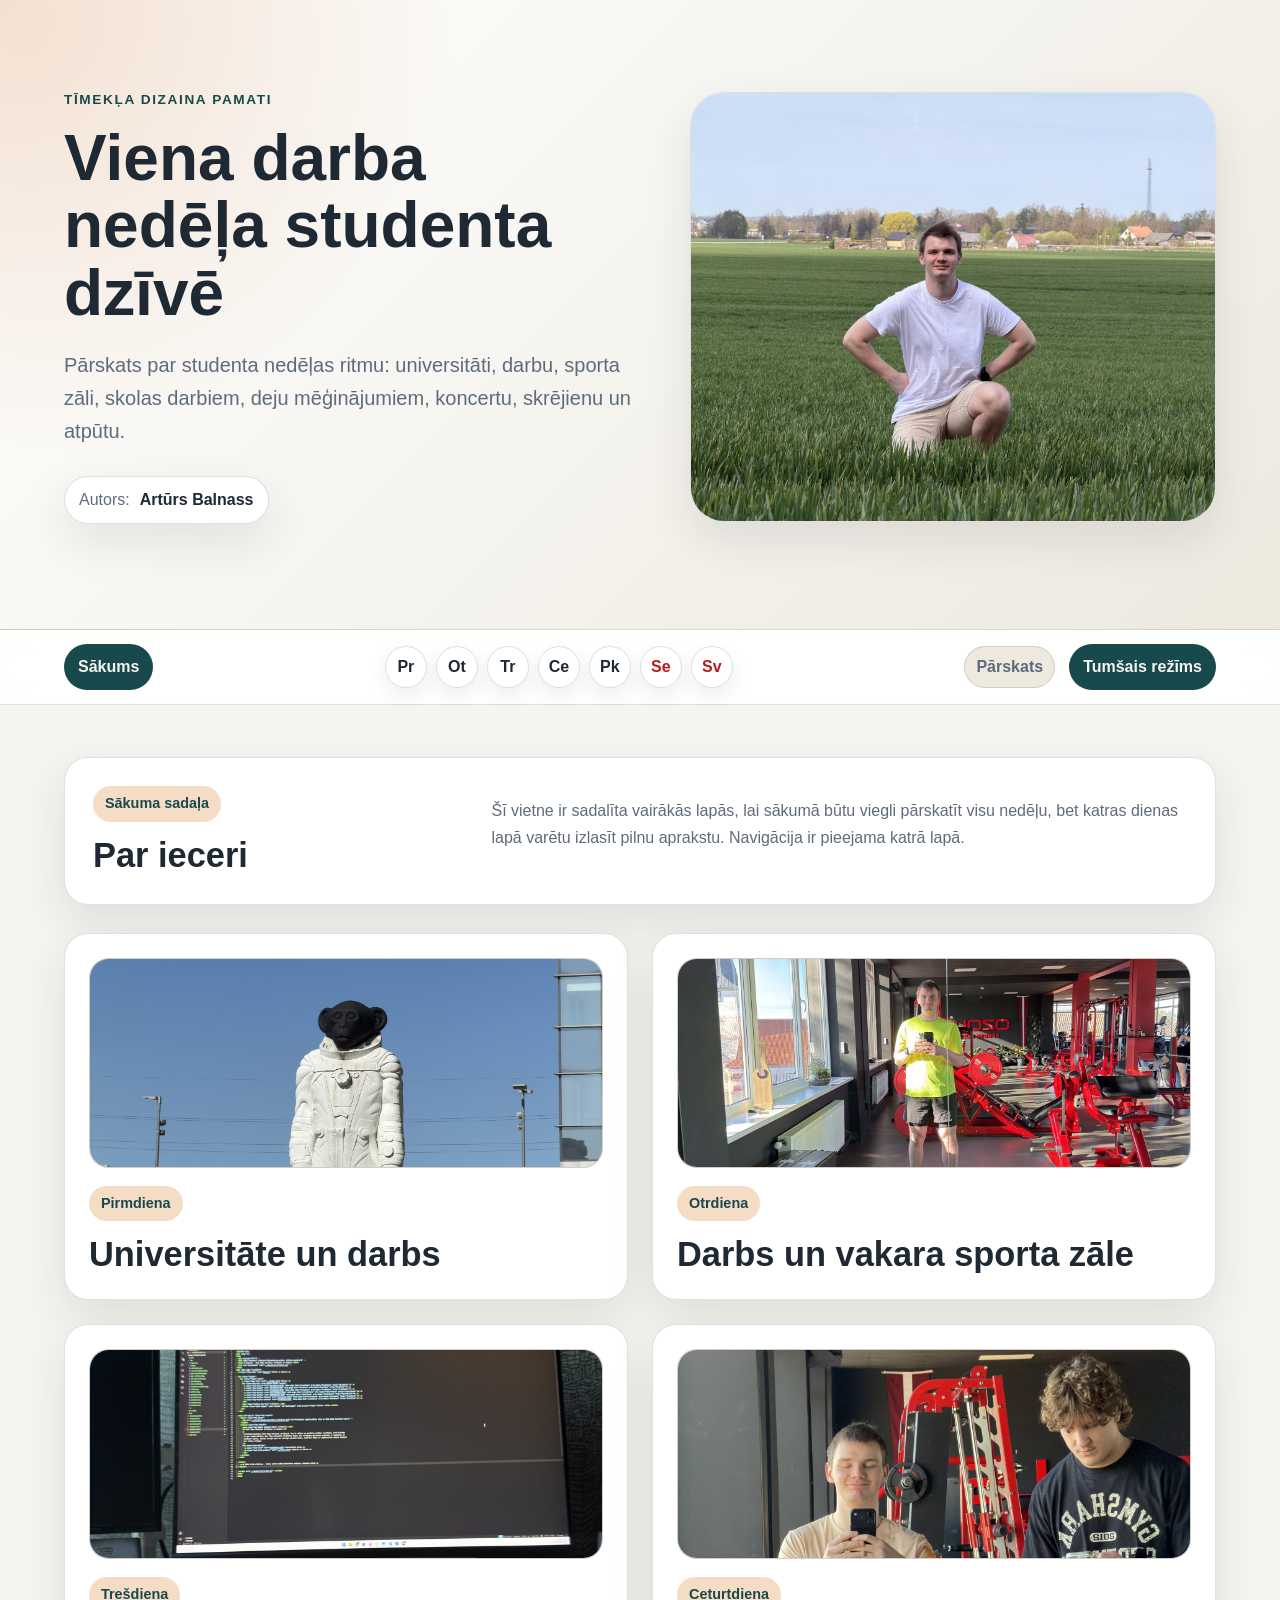
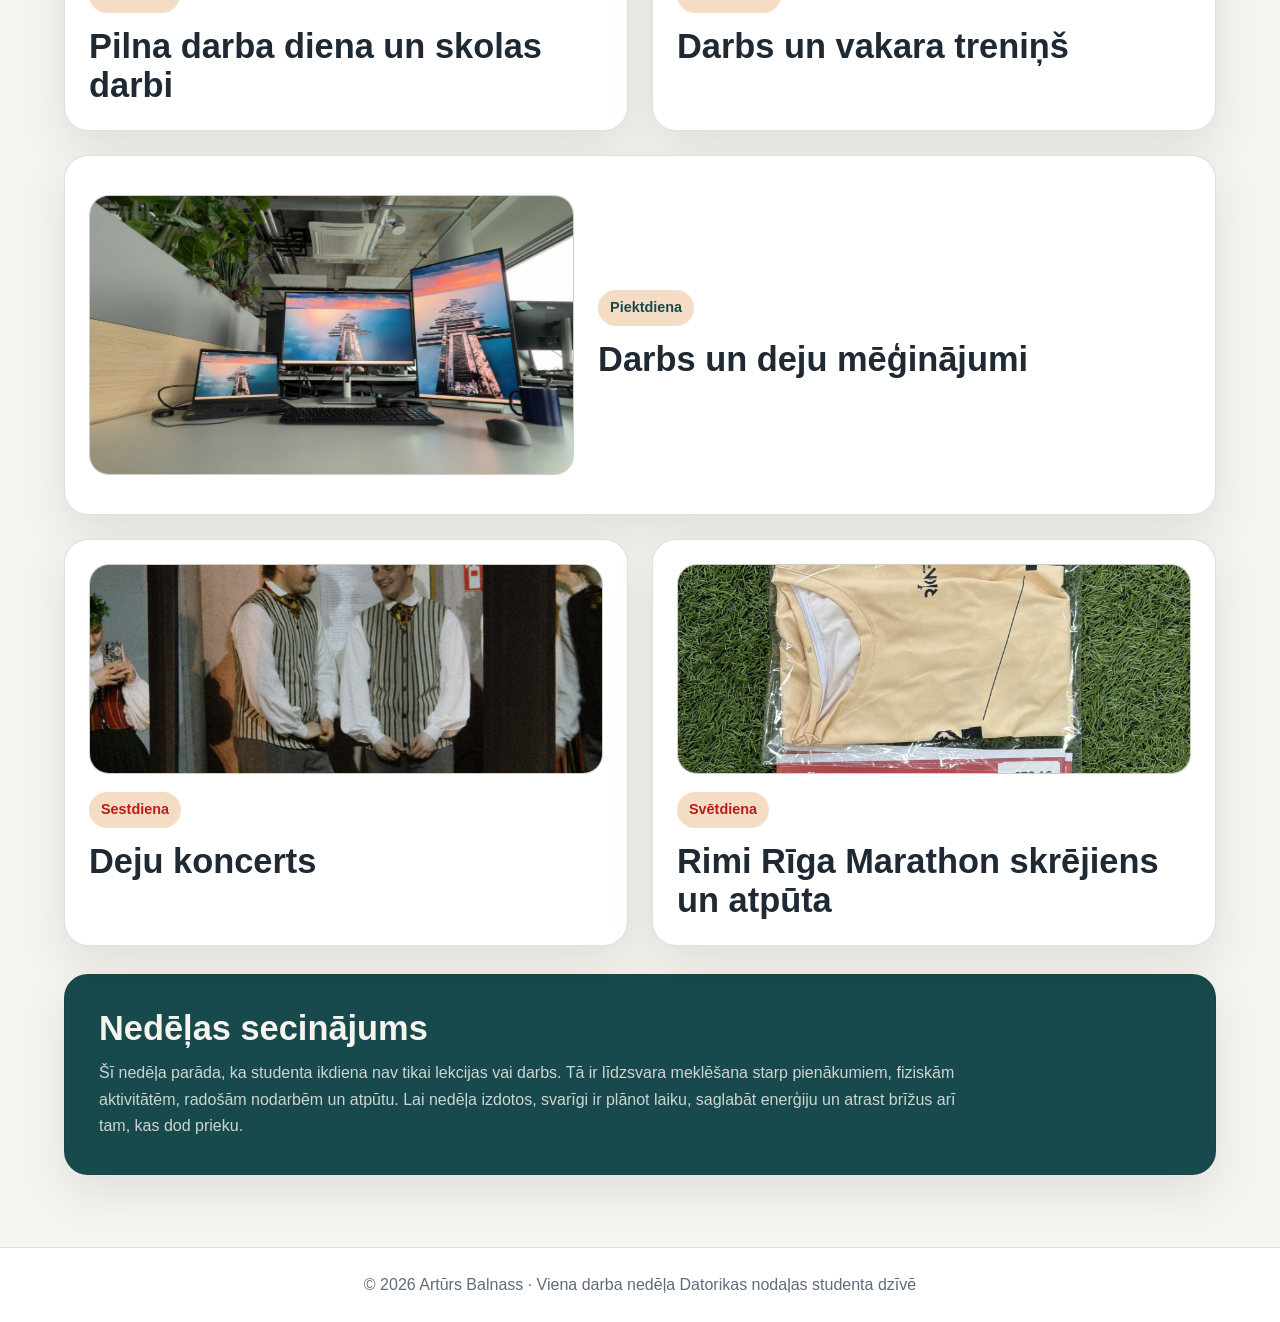
<file: index.html>
<!DOCTYPE html>
<html lang="lv">
<head>
  <meta charset="UTF-8" />
  <meta name="viewport" content="width=device-width, initial-scale=1.0" />
  <title>Viena darba nedēļa Datorikas nodaļas studenta dzīvē</title>
  <link rel="stylesheet" href="assets/css/styles.css" />
</head>
<body data-page="sakums">
  <a class="skip-link" href="#saturs">Pāriet uz saturu</a>

  <header class="site-header" id="sakums">
    <section class="hero" aria-label="Vietnes ievads">
      <div class="hero-text">
        <p class="eyebrow">Tīmekļa dizaina pamati</p>
        <h1>Viena darba nedēļa studenta dzīvē</h1>
        <p class="lead">
          Pārskats par studenta nedēļas ritmu: universitāti, darbu, sporta zāli,
          skolas darbiem, deju mēģinājumiem, koncertu, skrējienu un atpūtu.
        </p>
        <div class="author-box">
          <span>Autors:</span>
          <strong>Artūrs Balnass</strong>
        </div>
      </div>

      <figure class="hero-visual">
        <img class="photo-main" src="assets/images/main-hero.jpeg" alt="Autors zaļā laukā nedēļas stāsta ievadam" />
      </figure>
    </section>
  </header>

  <div class="topbar">
    <div class="topbar-inner">
      <a class="home-link" href="index.html" aria-current="page">Sākums</a>

      <nav class="day-nav" aria-label="Dienu izvēlne">
        <a class="day-button" href="days/pirmdiena.html" data-page-link="pirmdiena" aria-label="Pirmdiena" title="Pirmdiena">Pr</a>
        <a class="day-button" href="days/otrdiena.html" data-page-link="otrdiena" aria-label="Otrdiena" title="Otrdiena">Ot</a>
        <a class="day-button" href="days/tresdiena.html" data-page-link="tresdiena" aria-label="Trešdiena" title="Trešdiena">Tr</a>
        <a class="day-button" href="days/ceturtdiena.html" data-page-link="ceturtdiena" aria-label="Ceturtdiena" title="Ceturtdiena">Ce</a>
        <a class="day-button" href="days/piektdiena.html" data-page-link="piektdiena" aria-label="Piektdiena" title="Piektdiena">Pk</a>
        <a class="day-button weekend" href="days/sestdiena.html" data-page-link="sestdiena" aria-label="Sestdiena" title="Sestdiena">Se</a>
        <a class="day-button weekend" href="days/svetdiena.html" data-page-link="svetdiena" aria-label="Svētdiena" title="Svētdiena">Sv</a>
      </nav>

      <span class="active-day-text">Pārskats</span>
      <button class="mode-toggle" type="button" id="modeToggle" aria-pressed="false">Tumšais režīms</button>
    </div>
  </div>

  <main id="saturs">
    <section class="intro-note">
      <div>
        <span class="day-label">Sākuma sadaļa</span>
        <h2>Par ieceri</h2>
      </div>
      <p>
        Šī vietne ir sadalīta vairākās lapās, lai sākumā būtu viegli pārskatīt visu nedēļu,
        bet katras dienas lapā varētu izlasīt pilnu aprakstu. Navigācija ir pieejama katrā lapā.
      </p>
    </section>

    <section class="week-grid overview-grid" aria-label="Nedēļas dienu pārskats">
      <a class="section-card day-card-link" href="days/pirmdiena.html">
        <img class="photo-job-outside" src="assets/images/job-outside.jpeg" alt="Darba dienas noskaņas foto pie biroja apkārtnes" />
        <span class="day-label">Pirmdiena</span>
        <h2>Universitāte un darbs</h2>
      </a>

      <a class="section-card day-card-link" href="days/otrdiena.html">
        <img class="photo-gym-tuesday" src="assets/images/gym-otrdiena.jpeg" alt="Autors sporta zālē pēc darba dienas" />
        <span class="day-label">Otrdiena</span>
        <h2>Darbs un vakara sporta zāle</h2>
      </a>

      <a class="section-card day-card-link" href="days/tresdiena.html">
        <img class="photo-school-work" src="assets/images/school-work-tresdiena.jpeg" alt="Skolas darbu un programmēšanas process pie datora" />
        <span class="day-label">Trešdiena</span>
        <h2>Pilna darba diena un skolas darbi</h2>
      </a>

      <a class="section-card day-card-link" href="days/ceturtdiena.html">
        <img class="photo-gym-thursday" src="assets/images/gym-ceturtdiena.jpeg" alt="Sporta zāles treniņa foto ar trenažieriem fonā" />
        <span class="day-label">Ceturtdiena</span>
        <h2>Darbs un vakara treniņš</h2>
      </a>

      <a class="section-card day-card-link featured-card" href="days/piektdiena.html">
        <img class="photo-job-desk" src="assets/images/job-desk-friday.jpeg" alt="Darba vieta ar vairākiem monitoriem piektdienas dienai" />
        <div>
          <span class="day-label">Piektdiena</span>
          <h2>Darbs un deju mēģinājumi</h2>
        </div>
      </a>

      <a class="section-card day-card-link weekend-card" href="days/sestdiena.html">
        <img class="photo-concert" src="assets/images/concert-sestdiena.jpeg" alt="Deju koncerta dalībnieki tautas tērpos pirms uzstāšanās" />
        <span class="day-label weekend-label">Sestdiena</span>
        <h2>Deju koncerts</h2>
      </a>

      <a class="section-card day-card-link weekend-card" href="days/svetdiena.html">
        <img class="photo-marathon" src="assets/images/marathon-svetdiena.jpg" alt="Rimi Rīga Marathon krekls un dalībnieka numurs pirms skrējiena" />
        <span class="day-label weekend-label">Svētdiena</span>
        <h2>Rimi Rīga Marathon skrējiens un atpūta</h2>
      </a>
    </section>

    <section class="closing" aria-label="Nedēļas secinājums">
      <h2>Nedēļas secinājums</h2>
      <p>
        Šī nedēļa parāda, ka studenta ikdiena nav tikai lekcijas vai darbs. Tā ir līdzsvara meklēšana starp
        pienākumiem, fiziskām aktivitātēm, radošām nodarbēm un atpūtu. Lai nedēļa izdotos, svarīgi ir plānot
        laiku, saglabāt enerģiju un atrast brīžus arī tam, kas dod prieku.
      </p>
    </section>
  </main>

  <footer>
    <p>© 2026 Artūrs Balnass · Viena darba nedēļa Datorikas nodaļas studenta dzīvē</p>
  </footer>

  <script src="assets/js/script.js"></script>
</body>
</html>
</file>
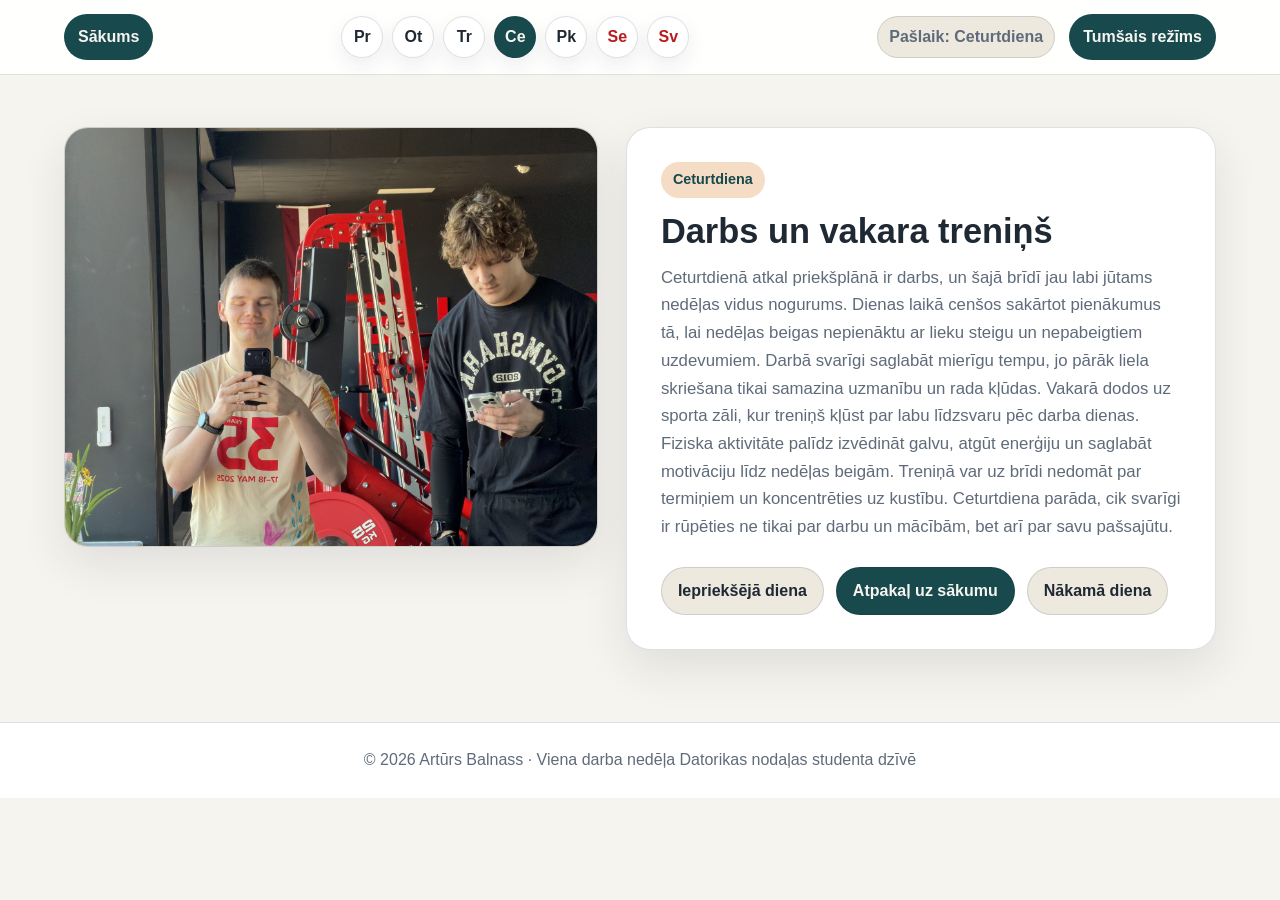
<file: days/ceturtdiena.html>
<!DOCTYPE html>
<html lang="lv">
<head>
  <meta charset="UTF-8" />
  <meta name="viewport" content="width=device-width, initial-scale=1.0" />
  <title>Ceturtdiena - Darbs un vakara treniņš</title>
  <link rel="stylesheet" href="../assets/css/styles.css" />
</head>
<body data-page="ceturtdiena">
  <a class="skip-link" href="#saturs">Pāriet uz saturu</a>

  <div class="topbar">
    <div class="topbar-inner">
      <a class="home-link" href="../index.html">Sākums</a>
      <nav class="day-nav" aria-label="Dienu izvēlne">
        <a class="day-button" href="pirmdiena.html" data-page-link="pirmdiena" aria-label="Pirmdiena" title="Pirmdiena">Pr</a>
        <a class="day-button" href="otrdiena.html" data-page-link="otrdiena" aria-label="Otrdiena" title="Otrdiena">Ot</a>
        <a class="day-button" href="tresdiena.html" data-page-link="tresdiena" aria-label="Trešdiena" title="Trešdiena">Tr</a>
        <a class="day-button" href="ceturtdiena.html" data-page-link="ceturtdiena" aria-label="Ceturtdiena" title="Ceturtdiena">Ce</a>
        <a class="day-button" href="piektdiena.html" data-page-link="piektdiena" aria-label="Piektdiena" title="Piektdiena">Pk</a>
        <a class="day-button weekend" href="sestdiena.html" data-page-link="sestdiena" aria-label="Sestdiena" title="Sestdiena">Se</a>
        <a class="day-button weekend" href="svetdiena.html" data-page-link="svetdiena" aria-label="Svētdiena" title="Svētdiena">Sv</a>
      </nav>
      <span class="active-day-text">Pašlaik: Ceturtdiena</span>
      <button class="mode-toggle" type="button" id="modeToggle" aria-pressed="false">Tumšais režīms</button>
    </div>
  </div>

  <main id="saturs" class="day-layout">
    <figure class="day-photo">
      <img class="photo-gym-thursday" src="../assets/images/gym-ceturtdiena.jpeg" alt="Sporta zāles treniņa foto ar trenažieriem fonā" />
    </figure>
    <article class="day-detail">
      <span class="day-label">Ceturtdiena</span>
      <h2>Darbs un vakara treniņš</h2>
      <p>
        Ceturtdienā atkal priekšplānā ir darbs, un šajā brīdī jau labi jūtams nedēļas vidus nogurums. Dienas
        laikā cenšos sakārtot pienākumus tā, lai nedēļas beigas nepienāktu ar lieku steigu un nepabeigtiem
        uzdevumiem. Darbā svarīgi saglabāt mierīgu tempu, jo pārāk liela skriešana tikai samazina uzmanību un
        rada kļūdas. Vakarā dodos uz sporta zāli, kur treniņš kļūst par labu līdzsvaru pēc darba dienas. Fiziska
        aktivitāte palīdz izvēdināt galvu, atgūt enerģiju un saglabāt motivāciju līdz nedēļas beigām. Treniņā
        var uz brīdi nedomāt par termiņiem un koncentrēties uz kustību. Ceturtdiena parāda, cik svarīgi ir
        rūpēties ne tikai par darbu un mācībām, bet arī par savu pašsajūtu.
      </p>
      <div class="day-actions">
        <a class="text-link" href="tresdiena.html">Iepriekšējā diena</a>
        <a class="text-link primary" href="../index.html">Atpakaļ uz sākumu</a>
        <a class="text-link" href="piektdiena.html">Nākamā diena</a>
      </div>
    </article>
  </main>

  <footer>
    <p>© 2026 Artūrs Balnass · Viena darba nedēļa Datorikas nodaļas studenta dzīvē</p>
  </footer>

  <script src="../assets/js/script.js"></script>
</body>
</html>
</file>
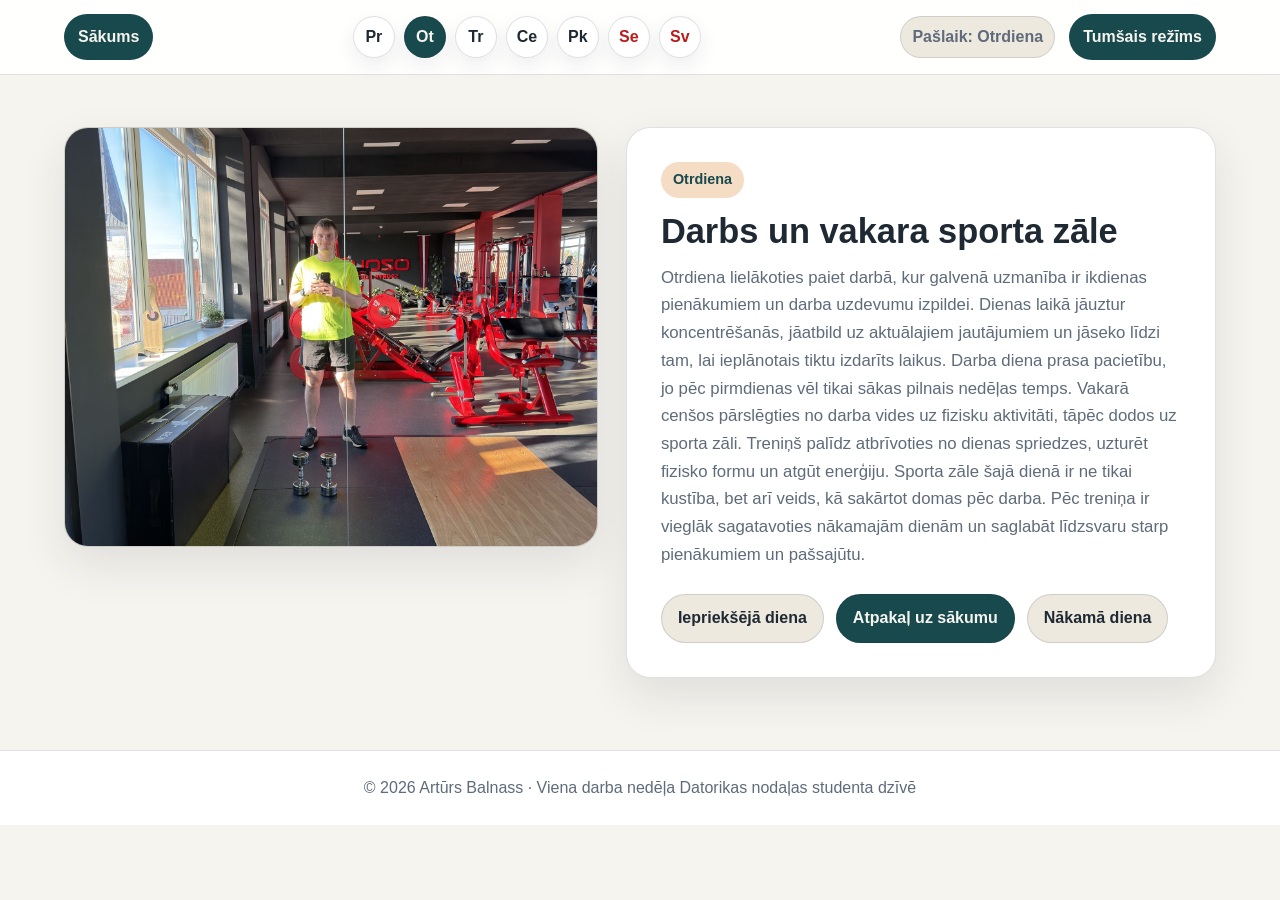
<file: days/otrdiena.html>
<!DOCTYPE html>
<html lang="lv">
<head>
  <meta charset="UTF-8" />
  <meta name="viewport" content="width=device-width, initial-scale=1.0" />
  <title>Otrdiena - Darbs un vakara sporta zāle</title>
  <link rel="stylesheet" href="../assets/css/styles.css" />
</head>
<body data-page="otrdiena">
  <a class="skip-link" href="#saturs">Pāriet uz saturu</a>

  <div class="topbar">
    <div class="topbar-inner">
      <a class="home-link" href="../index.html">Sākums</a>
      <nav class="day-nav" aria-label="Dienu izvēlne">
        <a class="day-button" href="pirmdiena.html" data-page-link="pirmdiena" aria-label="Pirmdiena" title="Pirmdiena">Pr</a>
        <a class="day-button" href="otrdiena.html" data-page-link="otrdiena" aria-label="Otrdiena" title="Otrdiena">Ot</a>
        <a class="day-button" href="tresdiena.html" data-page-link="tresdiena" aria-label="Trešdiena" title="Trešdiena">Tr</a>
        <a class="day-button" href="ceturtdiena.html" data-page-link="ceturtdiena" aria-label="Ceturtdiena" title="Ceturtdiena">Ce</a>
        <a class="day-button" href="piektdiena.html" data-page-link="piektdiena" aria-label="Piektdiena" title="Piektdiena">Pk</a>
        <a class="day-button weekend" href="sestdiena.html" data-page-link="sestdiena" aria-label="Sestdiena" title="Sestdiena">Se</a>
        <a class="day-button weekend" href="svetdiena.html" data-page-link="svetdiena" aria-label="Svētdiena" title="Svētdiena">Sv</a>
      </nav>
      <span class="active-day-text">Pašlaik: Otrdiena</span>
      <button class="mode-toggle" type="button" id="modeToggle" aria-pressed="false">Tumšais režīms</button>
    </div>
  </div>

  <main id="saturs" class="day-layout">
    <figure class="day-photo">
      <img class="photo-gym-tuesday" src="../assets/images/gym-otrdiena.jpeg" alt="Autors sporta zālē pēc darba dienas" />
    </figure>
    <article class="day-detail">
      <span class="day-label">Otrdiena</span>
      <h2>Darbs un vakara sporta zāle</h2>
      <p>
        Otrdiena lielākoties paiet darbā, kur galvenā uzmanība ir ikdienas pienākumiem un darba uzdevumu
        izpildei. Dienas laikā jāuztur koncentrēšanās, jāatbild uz aktuālajiem jautājumiem un jāseko līdzi tam,
        lai ieplānotais tiktu izdarīts laikus. Darba diena prasa pacietību, jo pēc pirmdienas vēl tikai sākas
        pilnais nedēļas temps. Vakarā cenšos pārslēgties no darba vides uz fizisku aktivitāti, tāpēc dodos uz
        sporta zāli. Treniņš palīdz atbrīvoties no dienas spriedzes, uzturēt fizisko formu un atgūt enerģiju.
        Sporta zāle šajā dienā ir ne tikai kustība, bet arī veids, kā sakārtot domas pēc darba. Pēc treniņa ir
        vieglāk sagatavoties nākamajām dienām un saglabāt līdzsvaru starp pienākumiem un pašsajūtu.
      </p>
      <div class="day-actions">
        <a class="text-link" href="pirmdiena.html">Iepriekšējā diena</a>
        <a class="text-link primary" href="../index.html">Atpakaļ uz sākumu</a>
        <a class="text-link" href="tresdiena.html">Nākamā diena</a>
      </div>
    </article>
  </main>

  <footer>
    <p>© 2026 Artūrs Balnass · Viena darba nedēļa Datorikas nodaļas studenta dzīvē</p>
  </footer>
  <script src="../assets/js/script.js"></script>
</body>
</html>
</file>
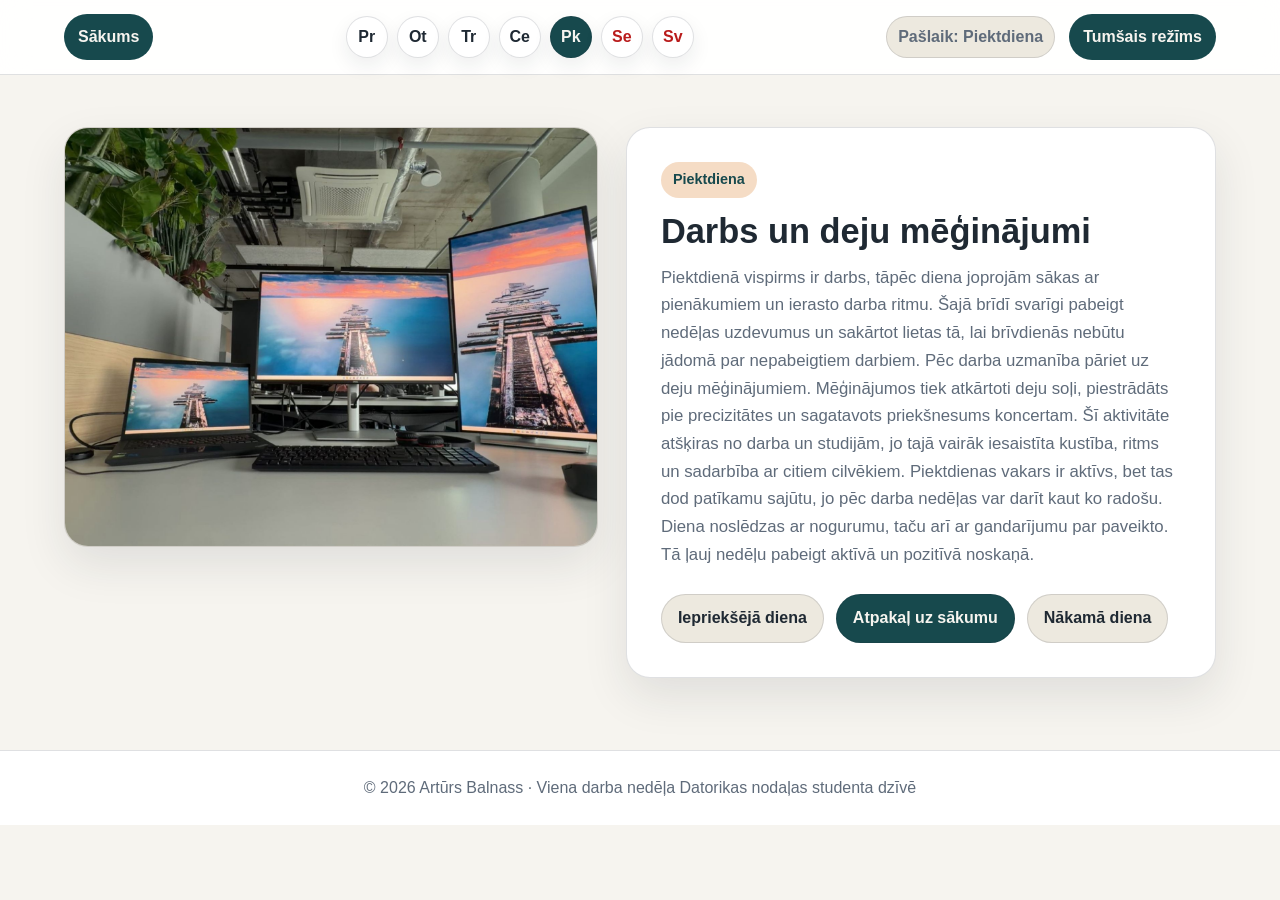
<file: days/piektdiena.html>
<!DOCTYPE html>
<html lang="lv">
<head>
  <meta charset="UTF-8" />
  <meta name="viewport" content="width=device-width, initial-scale=1.0" />
  <title>Piektdiena - Darbs un deju mēģinājumi</title>
  <link rel="stylesheet" href="../assets/css/styles.css" />
</head>
<body data-page="piektdiena">
  <a class="skip-link" href="#saturs">Pāriet uz saturu</a>

  <div class="topbar">
    <div class="topbar-inner">
      <a class="home-link" href="../index.html">Sākums</a>
      <nav class="day-nav" aria-label="Dienu izvēlne">
        <a class="day-button" href="pirmdiena.html" data-page-link="pirmdiena" aria-label="Pirmdiena" title="Pirmdiena">Pr</a>
        <a class="day-button" href="otrdiena.html" data-page-link="otrdiena" aria-label="Otrdiena" title="Otrdiena">Ot</a>
        <a class="day-button" href="tresdiena.html" data-page-link="tresdiena" aria-label="Trešdiena" title="Trešdiena">Tr</a>
        <a class="day-button" href="ceturtdiena.html" data-page-link="ceturtdiena" aria-label="Ceturtdiena" title="Ceturtdiena">Ce</a>
        <a class="day-button" href="piektdiena.html" data-page-link="piektdiena" aria-label="Piektdiena" title="Piektdiena">Pk</a>
        <a class="day-button weekend" href="sestdiena.html" data-page-link="sestdiena" aria-label="Sestdiena" title="Sestdiena">Se</a>
        <a class="day-button weekend" href="svetdiena.html" data-page-link="svetdiena" aria-label="Svētdiena" title="Svētdiena">Sv</a>
      </nav>
      <span class="active-day-text">Pašlaik: Piektdiena</span>
      <button class="mode-toggle" type="button" id="modeToggle" aria-pressed="false">Tumšais režīms</button>
    </div>
  </div>

  <main id="saturs" class="day-layout">
    <figure class="day-photo">
      <img class="photo-job-desk" src="../assets/images/job-desk-friday.jpeg" alt="Darba vieta ar vairākiem monitoriem piektdienas dienai" />
    </figure>
    <article class="day-detail">
      <span class="day-label">Piektdiena</span>
      <h2>Darbs un deju mēģinājumi</h2>
      <p>
        Piektdienā vispirms ir darbs, tāpēc diena joprojām sākas ar pienākumiem un ierasto darba ritmu. Šajā
        brīdī svarīgi pabeigt nedēļas uzdevumus un sakārtot lietas tā, lai brīvdienās nebūtu jādomā par
        nepabeigtiem darbiem. Pēc darba uzmanība pāriet uz deju mēģinājumiem. Mēģinājumos tiek atkārtoti deju
        soļi, piestrādāts pie precizitātes un sagatavots priekšnesums koncertam. Šī aktivitāte atšķiras no darba
        un studijām, jo tajā vairāk iesaistīta kustība, ritms un sadarbība ar citiem cilvēkiem. Piektdienas
        vakars ir aktīvs, bet tas dod patīkamu sajūtu, jo pēc darba nedēļas var darīt kaut ko radošu. Diena
        noslēdzas ar nogurumu, taču arī ar gandarījumu par paveikto. Tā ļauj nedēļu pabeigt aktīvā un pozitīvā
        noskaņā.
      </p>
      <div class="day-actions">
        <a class="text-link" href="ceturtdiena.html">Iepriekšējā diena</a>
        <a class="text-link primary" href="../index.html">Atpakaļ uz sākumu</a>
        <a class="text-link" href="sestdiena.html">Nākamā diena</a>
      </div>
    </article>
  </main>

  <footer>
    <p>© 2026 Artūrs Balnass · Viena darba nedēļa Datorikas nodaļas studenta dzīvē</p>
  </footer>

  <script src="../assets/js/script.js"></script>
</body>
</html>
</file>
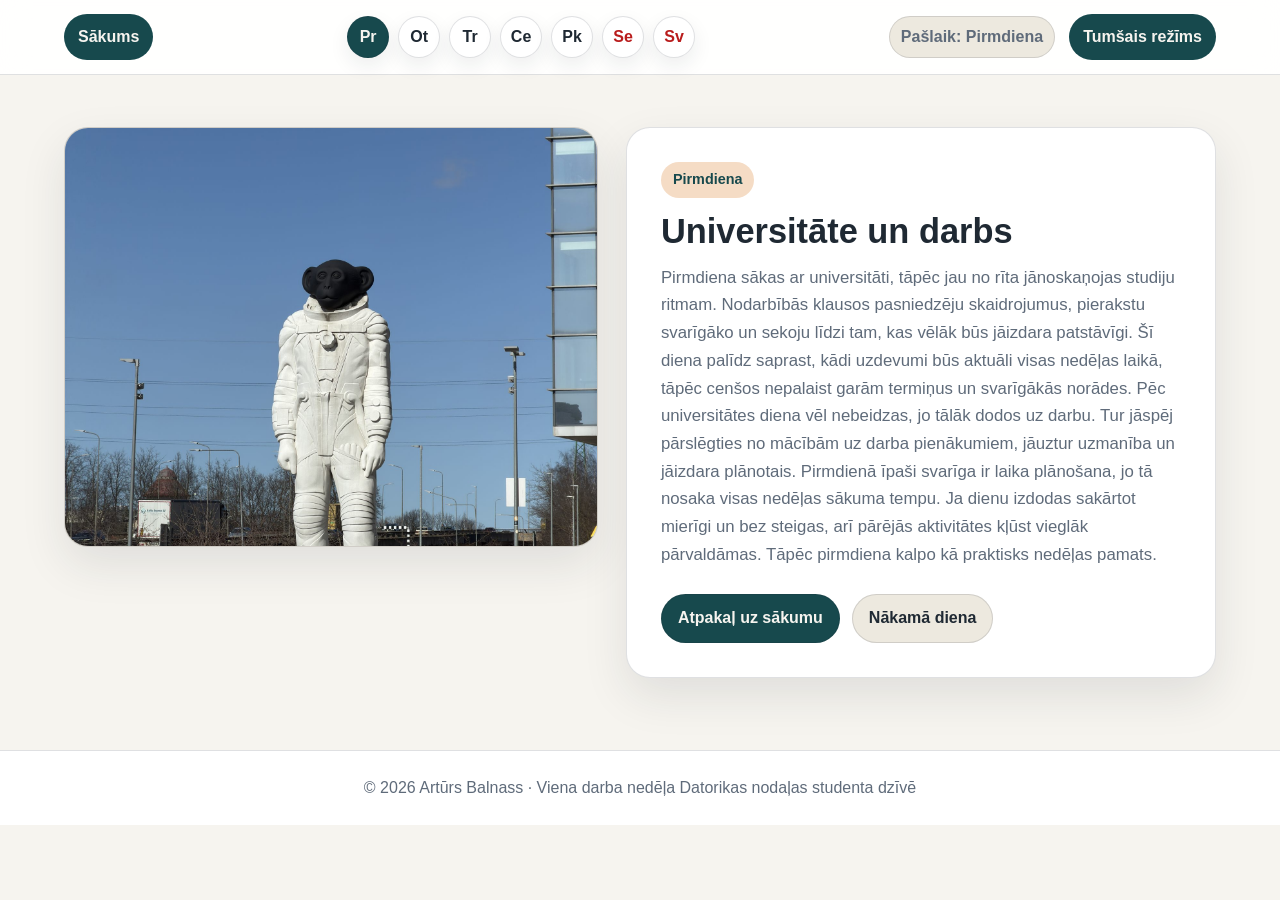
<file: days/pirmdiena.html>
<!DOCTYPE html>
<html lang="lv">
<head>
  <meta charset="UTF-8" />
  <meta name="viewport" content="width=device-width, initial-scale=1.0" />
  <title>Pirmdiena - Universitāte un darbs</title>
  <link rel="stylesheet" href="../assets/css/styles.css" />
</head>
<body data-page="pirmdiena">
  <a class="skip-link" href="#saturs">Pāriet uz saturu</a>

  <div class="topbar">
    <div class="topbar-inner">
      <a class="home-link" href="../index.html">Sākums</a>
      <nav class="day-nav" aria-label="Dienu izvēlne">
        <a class="day-button" href="pirmdiena.html" data-page-link="pirmdiena" aria-label="Pirmdiena" title="Pirmdiena">Pr</a>
        <a class="day-button" href="otrdiena.html" data-page-link="otrdiena" aria-label="Otrdiena" title="Otrdiena">Ot</a>
        <a class="day-button" href="tresdiena.html" data-page-link="tresdiena" aria-label="Trešdiena" title="Trešdiena">Tr</a>
        <a class="day-button" href="ceturtdiena.html" data-page-link="ceturtdiena" aria-label="Ceturtdiena" title="Ceturtdiena">Ce</a>
        <a class="day-button" href="piektdiena.html" data-page-link="piektdiena" aria-label="Piektdiena" title="Piektdiena">Pk</a>
        <a class="day-button weekend" href="sestdiena.html" data-page-link="sestdiena" aria-label="Sestdiena" title="Sestdiena">Se</a>
        <a class="day-button weekend" href="svetdiena.html" data-page-link="svetdiena" aria-label="Svētdiena" title="Svētdiena">Sv</a>
      </nav>
      <span class="active-day-text">Pašlaik: Pirmdiena</span>
      <button class="mode-toggle" type="button" id="modeToggle" aria-pressed="false">Tumšais režīms</button>
    </div>
  </div>

  <main id="saturs" class="day-layout">
    <figure class="day-photo">
      <img class="photo-job-outside" src="../assets/images/job-outside.jpeg" alt="Darba dienas noskaņas foto pie biroja apkārtnes" />
    </figure>
    <article class="day-detail">
      <span class="day-label">Pirmdiena</span>
      <h2>Universitāte un darbs</h2>
      <p>
        Pirmdiena sākas ar universitāti, tāpēc jau no rīta jānoskaņojas studiju ritmam. Nodarbībās klausos
        pasniedzēju skaidrojumus, pierakstu svarīgāko un sekoju līdzi tam, kas vēlāk būs jāizdara patstāvīgi.
        Šī diena palīdz saprast, kādi uzdevumi būs aktuāli visas nedēļas laikā, tāpēc cenšos nepalaist garām
        termiņus un svarīgākās norādes. Pēc universitātes diena vēl nebeidzas, jo tālāk dodos uz darbu. Tur
        jāspēj pārslēgties no mācībām uz darba pienākumiem, jāuztur uzmanība un jāizdara plānotais. Pirmdienā
        īpaši svarīga ir laika plānošana, jo tā nosaka visas nedēļas sākuma tempu. Ja dienu izdodas sakārtot
        mierīgi un bez steigas, arī pārējās aktivitātes kļūst vieglāk pārvaldāmas. Tāpēc pirmdiena kalpo kā
        praktisks nedēļas pamats.
      </p>
      <div class="day-actions">
        <a class="text-link primary" href="../index.html">Atpakaļ uz sākumu</a>
        <a class="text-link" href="otrdiena.html">Nākamā diena</a>
      </div>
    </article>
  </main>

  <footer>
    <p>© 2026 Artūrs Balnass · Viena darba nedēļa Datorikas nodaļas studenta dzīvē</p>
  </footer>

  <script src="../assets/js/script.js"></script>
</body>
</html>
</file>
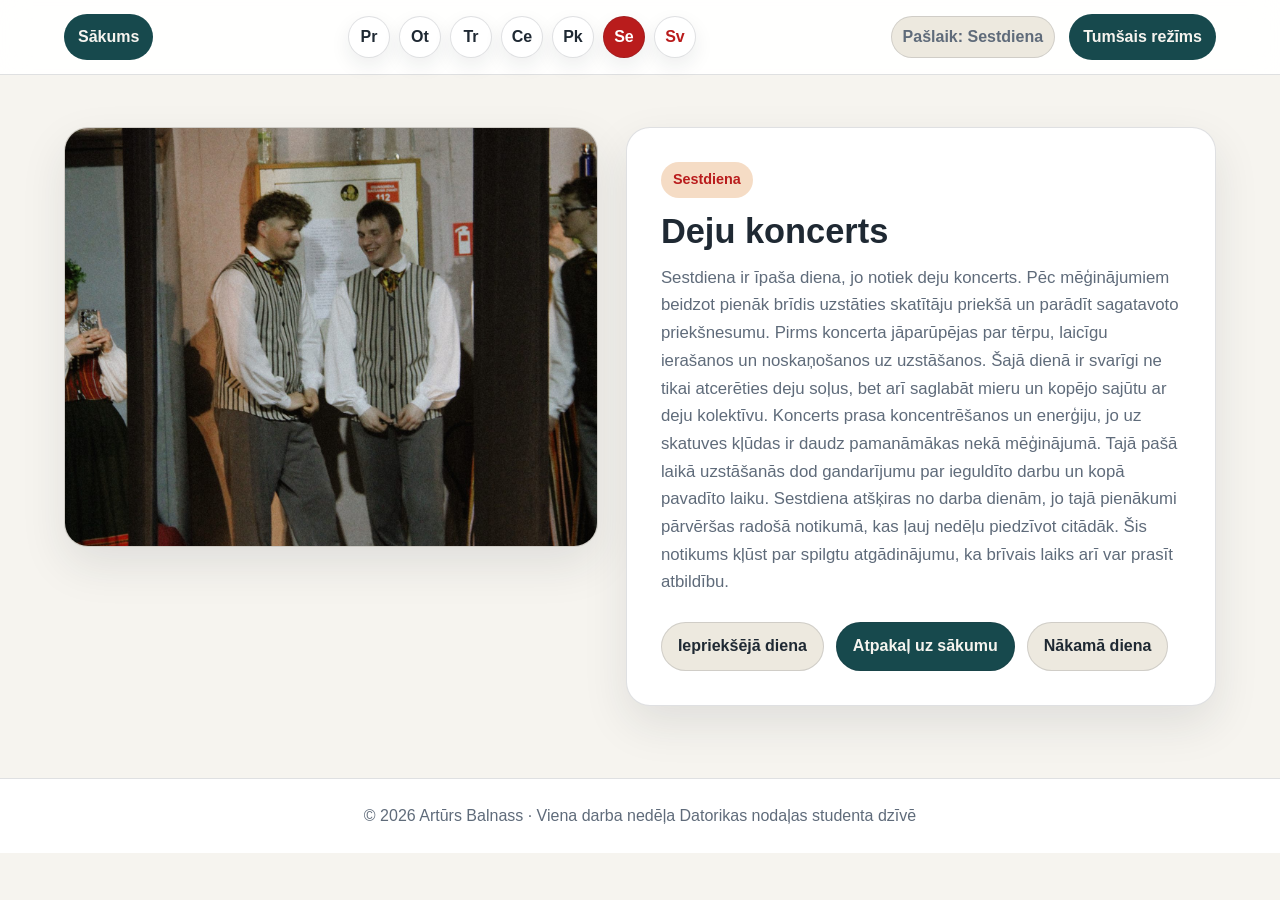
<file: days/sestdiena.html>
<!DOCTYPE html>
<html lang="lv">
<head>
  <meta charset="UTF-8" />
  <meta name="viewport" content="width=device-width, initial-scale=1.0" />
  <title>Sestdiena - Deju koncerts</title>
  <link rel="stylesheet" href="../assets/css/styles.css" />
</head>
<body data-page="sestdiena">
  <a class="skip-link" href="#saturs">Pāriet uz saturu</a>

  <div class="topbar">
    <div class="topbar-inner">
      <a class="home-link" href="../index.html">Sākums</a>
      <nav class="day-nav" aria-label="Dienu izvēlne">
        <a class="day-button" href="pirmdiena.html" data-page-link="pirmdiena" aria-label="Pirmdiena" title="Pirmdiena">Pr</a>
        <a class="day-button" href="otrdiena.html" data-page-link="otrdiena" aria-label="Otrdiena" title="Otrdiena">Ot</a>
        <a class="day-button" href="tresdiena.html" data-page-link="tresdiena" aria-label="Trešdiena" title="Trešdiena">Tr</a>
        <a class="day-button" href="ceturtdiena.html" data-page-link="ceturtdiena" aria-label="Ceturtdiena" title="Ceturtdiena">Ce</a>
        <a class="day-button" href="piektdiena.html" data-page-link="piektdiena" aria-label="Piektdiena" title="Piektdiena">Pk</a>
        <a class="day-button weekend" href="sestdiena.html" data-page-link="sestdiena" aria-label="Sestdiena" title="Sestdiena">Se</a>
        <a class="day-button weekend" href="svetdiena.html" data-page-link="svetdiena" aria-label="Svētdiena" title="Svētdiena">Sv</a>
      </nav>
      <span class="active-day-text">Pašlaik: Sestdiena</span>
      <button class="mode-toggle" type="button" id="modeToggle" aria-pressed="false">Tumšais režīms</button>
    </div>
  </div>

  <main id="saturs" class="day-layout">
    <figure class="day-photo">
      <img class="photo-concert" src="../assets/images/concert-sestdiena.jpeg" alt="Deju koncerta dalībnieki tautas tērpos pirms uzstāšanās" />
    </figure>
    <article class="day-detail">
      <span class="day-label weekend-label">Sestdiena</span>
      <h2>Deju koncerts</h2>
      <p>
        Sestdiena ir īpaša diena, jo notiek deju koncerts. Pēc mēģinājumiem beidzot pienāk brīdis uzstāties
        skatītāju priekšā un parādīt sagatavoto priekšnesumu. Pirms koncerta jāparūpējas par tērpu, laicīgu
        ierašanos un noskaņošanos uz uzstāšanos. Šajā dienā ir svarīgi ne tikai atcerēties deju soļus, bet arī
        saglabāt mieru un kopējo sajūtu ar deju kolektīvu. Koncerts prasa koncentrēšanos un enerģiju, jo uz
        skatuves kļūdas ir daudz pamanāmākas nekā mēģinājumā. Tajā pašā laikā uzstāšanās dod gandarījumu par
        ieguldīto darbu un kopā pavadīto laiku. Sestdiena atšķiras no darba dienām, jo tajā pienākumi pārvēršas
        radošā notikumā, kas ļauj nedēļu piedzīvot citādāk. Šis notikums kļūst par spilgtu atgādinājumu, ka
        brīvais laiks arī var prasīt atbildību.
      </p>
      <div class="day-actions">
        <a class="text-link" href="piektdiena.html">Iepriekšējā diena</a>
        <a class="text-link primary" href="../index.html">Atpakaļ uz sākumu</a>
        <a class="text-link" href="svetdiena.html">Nākamā diena</a>
      </div>
    </article>
  </main>

  <footer>
    <p>© 2026 Artūrs Balnass · Viena darba nedēļa Datorikas nodaļas studenta dzīvē</p>
  </footer>

  <script src="../assets/js/script.js"></script>
</body>
</html>
</file>
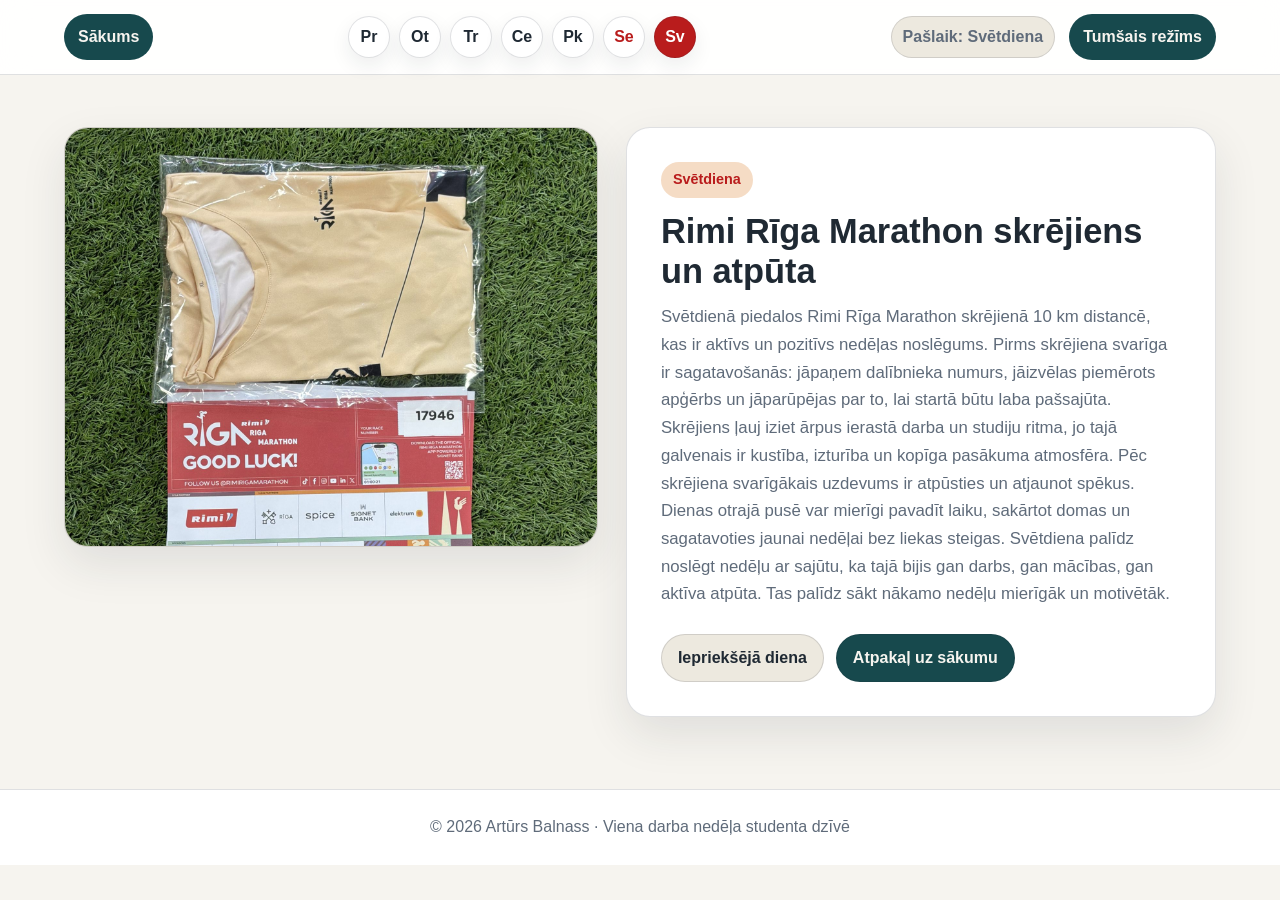
<file: days/svetdiena.html>
<!DOCTYPE html>
<html lang="lv">
<head>
  <meta charset="UTF-8" />
  <meta name="viewport" content="width=device-width, initial-scale=1.0" />
  <title>Svētdiena - Rimi Rīga Marathon skrējiens un atpūta</title>
  <link rel="stylesheet" href="../assets/css/styles.css" />
</head>
<body data-page="svetdiena">
  <a class="skip-link" href="#saturs">Pāriet uz saturu</a>

  <div class="topbar">
    <div class="topbar-inner">
      <a class="home-link" href="../index.html">Sākums</a>
      <nav class="day-nav" aria-label="Dienu izvēlne">
        <a class="day-button" href="pirmdiena.html" data-page-link="pirmdiena" aria-label="Pirmdiena" title="Pirmdiena">Pr</a>
        <a class="day-button" href="otrdiena.html" data-page-link="otrdiena" aria-label="Otrdiena" title="Otrdiena">Ot</a>
        <a class="day-button" href="tresdiena.html" data-page-link="tresdiena" aria-label="Trešdiena" title="Trešdiena">Tr</a>
        <a class="day-button" href="ceturtdiena.html" data-page-link="ceturtdiena" aria-label="Ceturtdiena" title="Ceturtdiena">Ce</a>
        <a class="day-button" href="piektdiena.html" data-page-link="piektdiena" aria-label="Piektdiena" title="Piektdiena">Pk</a>
        <a class="day-button weekend" href="sestdiena.html" data-page-link="sestdiena" aria-label="Sestdiena" title="Sestdiena">Se</a>
        <a class="day-button weekend" href="svetdiena.html" data-page-link="svetdiena" aria-label="Svētdiena" title="Svētdiena">Sv</a>
      </nav>
      <span class="active-day-text">Pašlaik: Svētdiena</span>
      <button class="mode-toggle" type="button" id="modeToggle" aria-pressed="false">Tumšais režīms</button>
    </div>
  </div>

  <main id="saturs" class="day-layout">
    <figure class="day-photo">
      <img class="photo-marathon" src="../assets/images/marathon-svetdiena.jpg" alt="Rimi Rīga Marathon krekls un dalībnieka numurs pirms skrējiena" />
    </figure>
    <article class="day-detail">
      <span class="day-label weekend-label">Svētdiena</span>
      <h2>Rimi Rīga Marathon skrējiens un atpūta</h2>
      <p>
        Svētdienā piedalos Rimi Rīga Marathon skrējienā 10 km distancē, kas ir aktīvs un pozitīvs nedēļas
        noslēgums. Pirms skrējiena svarīga ir sagatavošanās: jāpaņem dalībnieka numurs, jāizvēlas piemērots
        apģērbs un jāparūpējas par to, lai startā būtu laba pašsajūta. Skrējiens ļauj iziet ārpus ierastā darba
        un studiju ritma, jo tajā galvenais ir kustība, izturība un kopīga pasākuma atmosfēra. Pēc skrējiena
        svarīgākais uzdevums ir atpūsties un atjaunot spēkus. Dienas otrajā pusē var mierīgi pavadīt laiku,
        sakārtot domas un sagatavoties jaunai nedēļai bez liekas steigas. Svētdiena palīdz noslēgt nedēļu ar
        sajūtu, ka tajā bijis gan darbs, gan mācības, gan aktīva atpūta. Tas palīdz sākt nākamo nedēļu mierīgāk
        un motivētāk.
      </p>
      <div class="day-actions">
        <a class="text-link" href="sestdiena.html">Iepriekšējā diena</a>
        <a class="text-link primary" href="../index.html">Atpakaļ uz sākumu</a>
      </div>
    </article>
  </main>

  <footer>
    <p>© 2026 Artūrs Balnass · Viena darba nedēļa studenta dzīvē</p>
  </footer>

  <script src="../assets/js/script.js"></script>
</body>
</html>
</file>
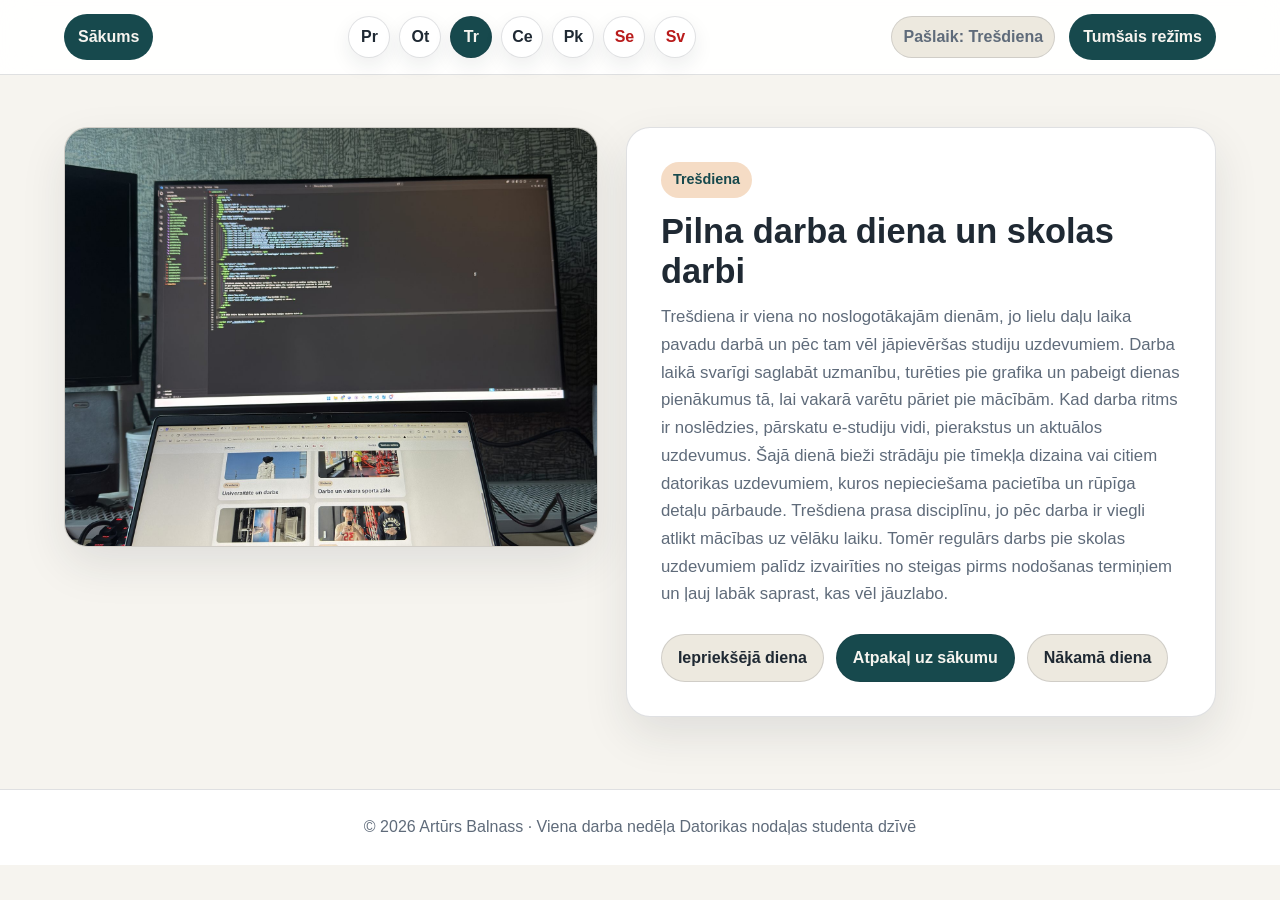
<file: days/tresdiena.html>
<!DOCTYPE html>
<html lang="lv">
<head>
  <meta charset="UTF-8" />
  <meta name="viewport" content="width=device-width, initial-scale=1.0" />
  <title>Trešdiena - Pilna darba diena un skolas darbi</title>
  <link rel="stylesheet" href="../assets/css/styles.css" />
</head>
<body data-page="tresdiena">
  <a class="skip-link" href="#saturs">Pāriet uz saturu</a>

  <div class="topbar">
    <div class="topbar-inner">
      <a class="home-link" href="../index.html">Sākums</a>
      <nav class="day-nav" aria-label="Dienu izvēlne">
        <a class="day-button" href="pirmdiena.html" data-page-link="pirmdiena" aria-label="Pirmdiena" title="Pirmdiena">Pr</a>
        <a class="day-button" href="otrdiena.html" data-page-link="otrdiena" aria-label="Otrdiena" title="Otrdiena">Ot</a>
        <a class="day-button" href="tresdiena.html" data-page-link="tresdiena" aria-label="Trešdiena" title="Trešdiena">Tr</a>
        <a class="day-button" href="ceturtdiena.html" data-page-link="ceturtdiena" aria-label="Ceturtdiena" title="Ceturtdiena">Ce</a>
        <a class="day-button" href="piektdiena.html" data-page-link="piektdiena" aria-label="Piektdiena" title="Piektdiena">Pk</a>
        <a class="day-button weekend" href="sestdiena.html" data-page-link="sestdiena" aria-label="Sestdiena" title="Sestdiena">Se</a>
        <a class="day-button weekend" href="svetdiena.html" data-page-link="svetdiena" aria-label="Svētdiena" title="Svētdiena">Sv</a>
      </nav>
      <span class="active-day-text">Pašlaik: Trešdiena</span>
      <button class="mode-toggle" type="button" id="modeToggle" aria-pressed="false">Tumšais režīms</button>
    </div>
  </div>

  <main id="saturs" class="day-layout">
    <figure class="day-photo">
      <img class="photo-school-work" src="../assets/images/school-work-tresdiena.jpeg" alt="Skolas darbu un programmēšanas process pie datora" />
    </figure>
    <article class="day-detail">
      <span class="day-label">Trešdiena</span>
      <h2>Pilna darba diena un skolas darbi</h2>
      <p>
        Trešdiena ir viena no noslogotākajām dienām, jo lielu daļu laika pavadu darbā un pēc tam vēl jāpievēršas
        studiju uzdevumiem. Darba laikā svarīgi saglabāt uzmanību, turēties pie grafika un pabeigt dienas
        pienākumus tā, lai vakarā varētu pāriet pie mācībām. Kad darba ritms ir noslēdzies, pārskatu e-studiju
        vidi, pierakstus un aktuālos uzdevumus. Šajā dienā bieži strādāju pie tīmekļa dizaina vai citiem
        datorikas uzdevumiem, kuros nepieciešama pacietība un rūpīga detaļu pārbaude. Trešdiena prasa disciplīnu,
        jo pēc darba ir viegli atlikt mācības uz vēlāku laiku. Tomēr regulārs darbs pie skolas uzdevumiem palīdz
        izvairīties no steigas pirms nodošanas termiņiem un ļauj labāk saprast, kas vēl jāuzlabo.
      </p>
      <div class="day-actions">
        <a class="text-link" href="otrdiena.html">Iepriekšējā diena</a>
        <a class="text-link primary" href="../index.html">Atpakaļ uz sākumu</a>
        <a class="text-link" href="ceturtdiena.html">Nākamā diena</a>
      </div>
    </article>
  </main>

  <footer>
    <p>© 2026 Artūrs Balnass · Viena darba nedēļa Datorikas nodaļas studenta dzīvē</p>
  </footer>

  <script src="../assets/js/script.js"></script>
</body>
</html>
</file>
<file: assets/css/styles.css>
:root {
  --bg: #f6f4ef;
  --surface: #ffffff;
  --surface-soft: #ede9df;
  --text: #1f2933;
  --muted: #5f6b7a;
  --primary: #2f6f73;
  --primary-strong: #17494d;
  --accent: #d99058;
  --accent-soft: #f5dcc5;
  --weekend: #b91c1c;
  --line: rgba(31, 41, 51, 0.14);
  --shadow: 0 18px 45px rgba(31, 41, 51, 0.1);
  --radius: 24px;
  --pill-radius: 999px;
  --content-width: min(1180px, 90vw);
  --content-width-mobile: min(94vw, 1180px);
}

body.dark {
  --bg: #101820;
  --surface: #172330;
  --surface-soft: #203040;
  --text: #f4f7fb;
  --muted: #c4ccd6;
  --primary: #7fcfd1;
  --primary-strong: #b7f3f0;
  --accent: #f1b36f;
  --accent-soft: #45311f;
  --weekend: #ff8a8a;
  --line: rgba(244, 247, 251, 0.18);
  --shadow: 0 18px 45px rgba(0, 0, 0, 0.35);
}

* {
  box-sizing: border-box;
  margin: 0;
  padding: 0;
}

html {
  scroll-behavior: smooth;
}

body {
  font-family: Arial, Helvetica, sans-serif;
  background: var(--bg);
  color: var(--text);
  line-height: 1.65;
  transition: background 0.25s ease, color 0.25s ease;
}

button,
a {
  font: inherit;
}

a {
  color: var(--primary-strong);
}

a:focus-visible,
button:focus-visible {
  outline: 3px solid var(--accent);
  outline-offset: 4px;
}

.skip-link {
  position: absolute;
  top: -50px;
  left: 16px;
  z-index: 999;
  padding: 10px 14px;
  border-radius: var(--pill-radius);
  background: var(--text);
  color: var(--bg);
}

.skip-link:focus {
  top: 16px;
}

.site-header {
  min-height: 70vh;
  display: grid;
  place-items: center;
  padding: 32px 5vw 48px;
  background:
    radial-gradient(circle at top left, rgba(217, 144, 88, 0.28), transparent 32%),
    linear-gradient(135deg, var(--surface), var(--surface-soft));
  border-bottom: 1px solid var(--line);
}

.hero {
  width: min(1180px, 100%);
  display: grid;
  grid-template-columns: 1.05fr 0.95fr;
  gap: 44px;
  align-items: center;
}

.eyebrow {
  color: var(--primary-strong);
  font-weight: 700;
  text-transform: uppercase;
  letter-spacing: 0.12em;
  font-size: 0.85rem;
  margin-bottom: 14px;
}

h1 {
  font-size: clamp(2.1rem, 5vw, 5rem);
  line-height: 1.05;
  max-width: 780px;
  margin-bottom: 22px;
}

.lead {
  max-width: 680px;
  color: var(--muted);
  font-size: clamp(1.02rem, 2vw, 1.25rem);
  margin-bottom: 28px;
}

.author-box {
  display: inline-flex;
  flex-wrap: wrap;
  gap: 10px;
  align-items: center;
  padding: 10px 14px;
  background: var(--surface);
  border: 1px solid var(--line);
  border-radius: var(--pill-radius);
  box-shadow: var(--shadow);
  color: var(--muted);
}

.author-box strong {
  color: var(--text);
}

.hero-visual {
  position: relative;
  overflow: hidden;
  height: 430px;
  border: 1px solid var(--line);
  border-radius: 34px;
  background: var(--surface);
  box-shadow: var(--shadow);
}

.hero-visual img,
.day-card-link img,
.day-photo img {
  display: block;
  width: 100%;
  height: 100%;
  object-fit: cover;
  transition: transform 0.28s ease, filter 0.28s ease;
}

.photo-main {
  object-position: center 58%;
  transform: scale(1.16);
  transform-origin: center 62%;
}

.day-card-link .photo-job-outside {
  object-position: center 52%;
}

.day-card-link .photo-gym-tuesday,
.day-card-link .photo-school-work,
.day-card-link .photo-marathon {
  object-position: center 42%;
}

.day-card-link .photo-gym-thursday {
  object-position: center 36%;
}

.day-photo .photo-job-outside {
  object-position: center 58%;
}

.day-photo .photo-gym-tuesday,
.day-photo .photo-school-work,
.day-photo .photo-marathon {
  object-position: center 48%;
}

.day-photo .photo-gym-thursday {
  object-position: center 42%;
}

.topbar {
  position: sticky;
  top: 0;
  z-index: 100;
  background: color-mix(in srgb, var(--surface) 92%, transparent);
  backdrop-filter: blur(14px);
  border-bottom: 1px solid var(--line);
}

.topbar-inner {
  width: var(--content-width);
  margin: 0 auto;
  display: grid;
  grid-template-columns: auto 1fr auto auto;
  align-items: center;
  gap: 14px;
  padding: 14px 0;
}

.home-link,
.mode-toggle {
  display: inline-flex;
  align-items: center;
  justify-content: center;
  min-height: 44px;
  padding: 10px 14px;
  border: 0;
  border-radius: var(--pill-radius);
  background: var(--primary-strong);
  color: var(--bg);
  font-weight: 800;
  white-space: nowrap;
}

.home-link {
  text-decoration: none;
}

.day-nav {
  display: flex;
  gap: 9px;
  flex-wrap: wrap;
  justify-content: center;
}

.day-button {
  width: 42px;
  height: 42px;
  display: grid;
  place-items: center;
  border: 1px solid var(--line);
  border-radius: var(--pill-radius);
  background: var(--surface);
  color: var(--text);
  text-decoration: none;
  font-weight: 900;
  box-shadow: 0 8px 20px rgba(31, 41, 51, 0.08);
  transition: transform 0.18s ease, background 0.18s ease, color 0.18s ease;
}

.day-button:hover {
  transform: translateY(-2px);
  background: var(--surface-soft);
}

.day-button.active,
.day-button[aria-current="page"] {
  background: var(--primary-strong);
  color: var(--bg);
}

.day-button.weekend {
  color: var(--weekend);
}

.day-button.weekend.active,
.day-button.weekend[aria-current="page"] {
  background: var(--weekend);
  color: #fff;
}

.active-day-text {
  justify-self: end;
  width: max-content;
  padding: 7px 11px;
  border: 1px solid var(--line);
  border-radius: var(--pill-radius);
  background: var(--surface-soft);
  color: var(--muted);
  font-weight: 700;
  text-align: right;
  white-space: nowrap;
}

.mode-toggle {
  cursor: pointer;
}

main {
  width: var(--content-width);
  margin: 0 auto;
  padding: 52px 0 72px;
}

.intro-note,
.section-card,
.day-detail,
.closing {
  background: var(--surface);
  border: 1px solid var(--line);
  border-radius: var(--radius);
  box-shadow: var(--shadow);
}

.intro-note {
  display: grid;
  grid-template-columns: 0.7fr 1.3fr;
  gap: 24px;
  align-items: start;
  padding: 28px;
  margin-bottom: 28px;
}

.intro-note h2,
.section-card h2,
.day-detail h2,
.closing h2 {
  line-height: 1.15;
  font-size: clamp(1.45rem, 3vw, 2.15rem);
}

.intro-note p,
.section-card p,
.day-detail p,
.closing p {
  color: var(--muted);
  margin-top: 12px;
}

.week-grid {
  display: grid;
  grid-template-columns: repeat(2, minmax(0, 1fr));
  gap: 24px;
}

.section-card {
  padding: 24px;
}

.day-card-link {
  min-height: 360px;
  display: flex;
  flex-direction: column;
  color: var(--text);
  text-decoration: none;
  transition: transform 0.18s ease, box-shadow 0.18s ease;
}

.day-card-link:hover {
  transform: translateY(-3px);
  box-shadow: 0 22px 52px rgba(31, 41, 51, 0.14);
}

.day-card-link:hover img {
  transform: scale(1.035);
  filter: saturate(1.04);
}

.day-card-link img {
  height: 210px;
  margin-bottom: 18px;
  border-radius: 20px;
  border: 1px solid var(--line);
  background: var(--surface-soft);
}

.featured-card {
  grid-column: 1 / -1;
  display: grid;
  grid-template-columns: 0.9fr 1.1fr;
  gap: 24px;
  align-items: center;
}

.featured-card img {
  height: 280px;
  margin-bottom: 0;
}

.day-label {
  display: inline-block;
  width: max-content;
  margin-bottom: 14px;
  padding: 6px 12px;
  border-radius: var(--pill-radius);
  background: var(--accent-soft);
  color: var(--primary-strong);
  font-weight: 800;
  font-size: 0.9rem;
}

.weekend-label {
  color: var(--weekend);
}

.day-layout {
  display: grid;
  grid-template-columns: 0.95fr 1.05fr;
  gap: 28px;
  align-items: start;
}

.day-photo {
  overflow: hidden;
  height: 420px;
  border: 1px solid var(--line);
  border-radius: var(--radius);
  background: var(--surface-soft);
  box-shadow: var(--shadow);
}

.day-detail {
  padding: 34px;
}

.day-detail p {
  font-size: 1.05rem;
}

.day-actions {
  display: flex;
  flex-wrap: wrap;
  gap: 12px;
  margin-top: 26px;
}

.text-link {
  display: inline-flex;
  align-items: center;
  min-height: 44px;
  padding: 10px 16px;
  border: 1px solid var(--line);
  border-radius: var(--pill-radius);
  background: var(--surface-soft);
  color: var(--text);
  text-decoration: none;
  font-weight: 800;
  transition: transform 0.18s ease, background 0.18s ease;
}

.text-link.primary {
  background: var(--primary-strong);
  color: var(--bg);
}

.text-link:hover {
  transform: translateY(-2px);
}

.closing {
  margin-top: 28px;
  background: var(--primary-strong);
  color: var(--bg);
  padding: 34px;
}

.closing p {
  color: color-mix(in srgb, var(--bg) 82%, transparent);
  max-width: 860px;
}

footer {
  border-top: 1px solid var(--line);
  background: var(--surface);
  color: var(--muted);
  padding: 24px 5vw;
  text-align: center;
}

@media (prefers-reduced-motion: reduce) {
  html {
    scroll-behavior: auto;
  }

  *,
  *::before,
  *::after {
    transition-duration: 0.01ms !important;
    animation-duration: 0.01ms !important;
    animation-iteration-count: 1 !important;
  }

  .photo-main,
  .day-card-link:hover,
  .day-card-link:hover img,
  .text-link:hover,
  .day-button:hover {
    transform: none;
  }
}

@media (max-width: 980px) {
  .site-header {
    min-height: auto;
  }

  .hero,
  .day-layout {
    grid-template-columns: 1fr;
  }

  .hero-visual {
    height: 330px;
  }

  .day-photo {
    height: 320px;
  }

  .topbar-inner {
    grid-template-columns: auto 1fr auto;
  }

  .active-day-text {
    display: none;
  }

  .intro-note,
  .featured-card {
    grid-template-columns: 1fr;
  }

  .featured-card img {
    height: 220px;
  }
}

@media (max-width: 700px) {
  .topbar-inner {
    width: var(--content-width-mobile);
    grid-template-columns: 1fr;
    align-items: stretch;
  }

  .day-nav {
    display: grid;
    grid-template-columns: repeat(7, 1fr);
    gap: 7px;
  }

  .day-button {
    width: 100%;
    height: 40px;
  }

  .mode-toggle {
    width: 100%;
  }

  main {
    width: var(--content-width-mobile);
    padding-top: 30px;
  }

  .week-grid {
    grid-template-columns: 1fr;
  }

  .intro-note,
  .section-card,
  .day-detail,
  .closing {
    padding: 20px;
    border-radius: 18px;
  }

  .day-card-link {
    min-height: auto;
  }

  .day-photo {
    height: 240px;
  }

  .hero-visual {
    height: 270px;
    border-radius: 24px;
  }

  .day-card-link img,
  .featured-card img {
    height: 190px;
  }
}
</file>
